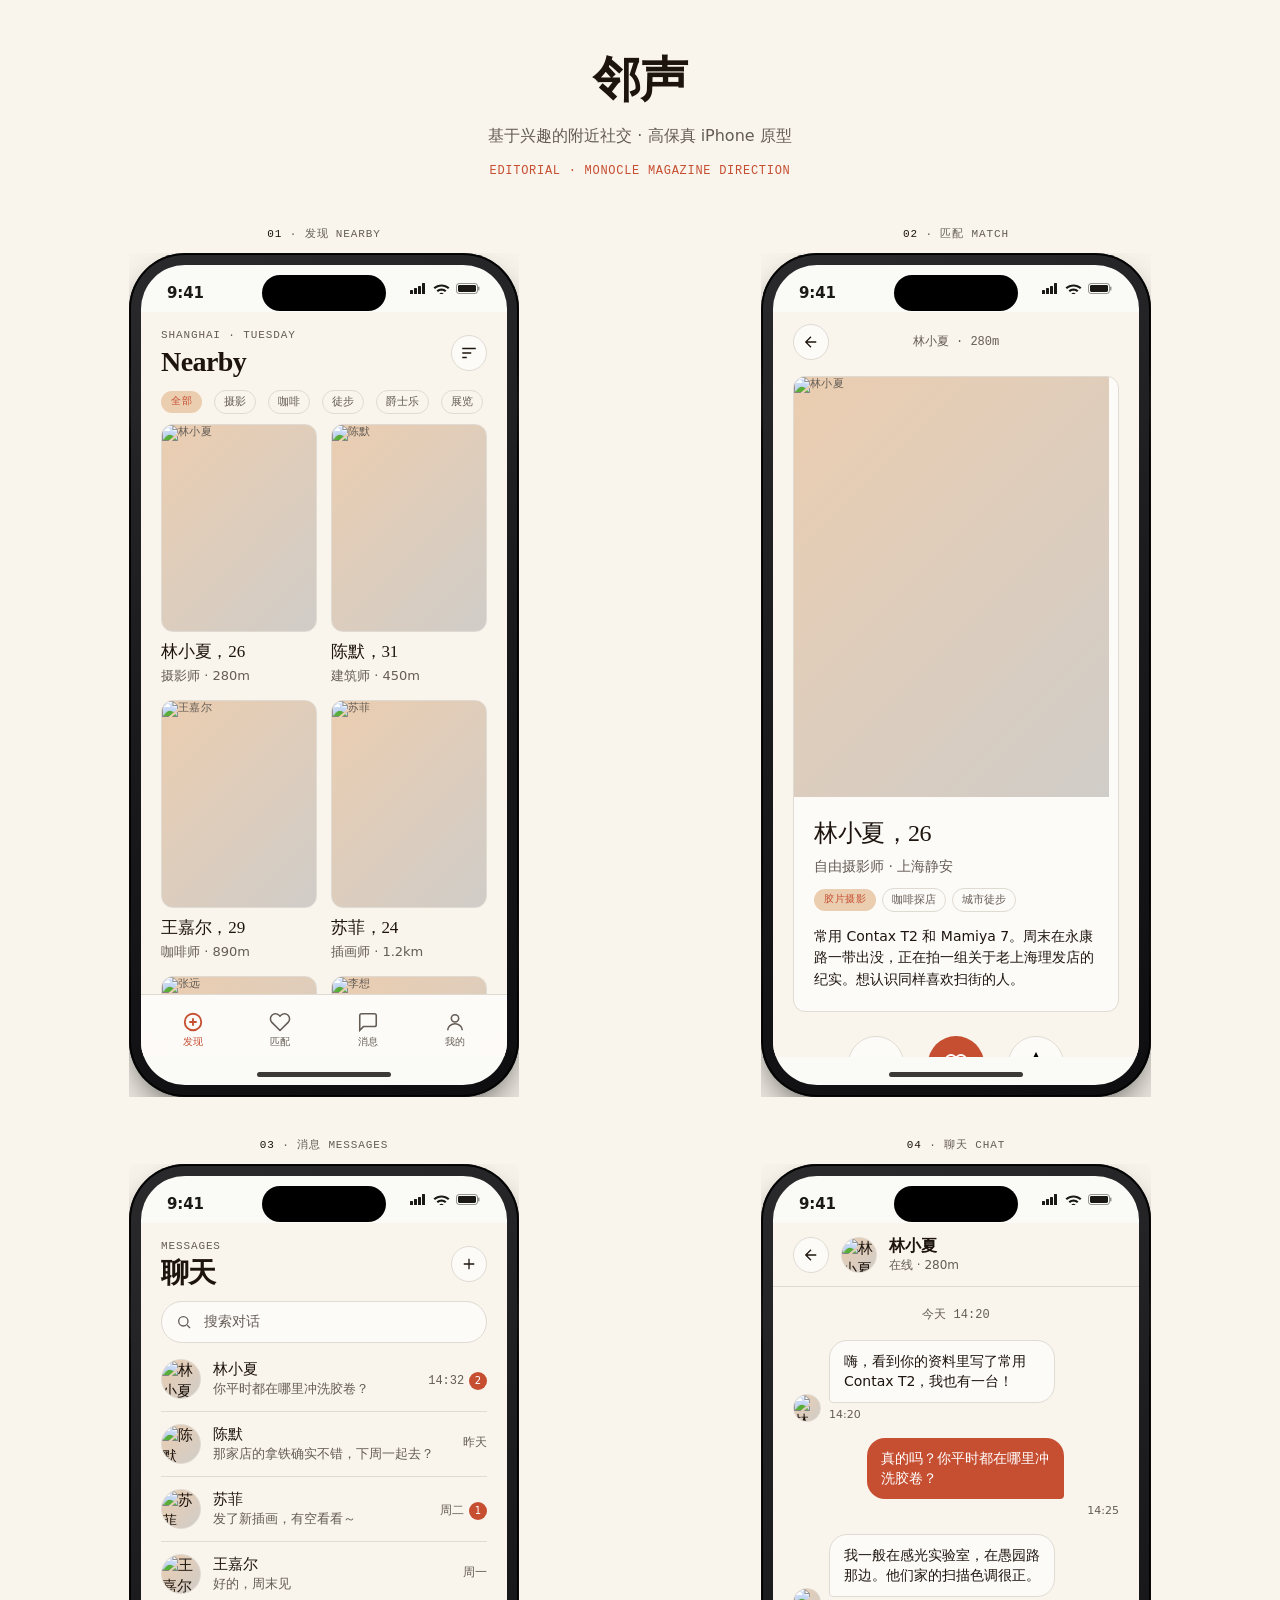
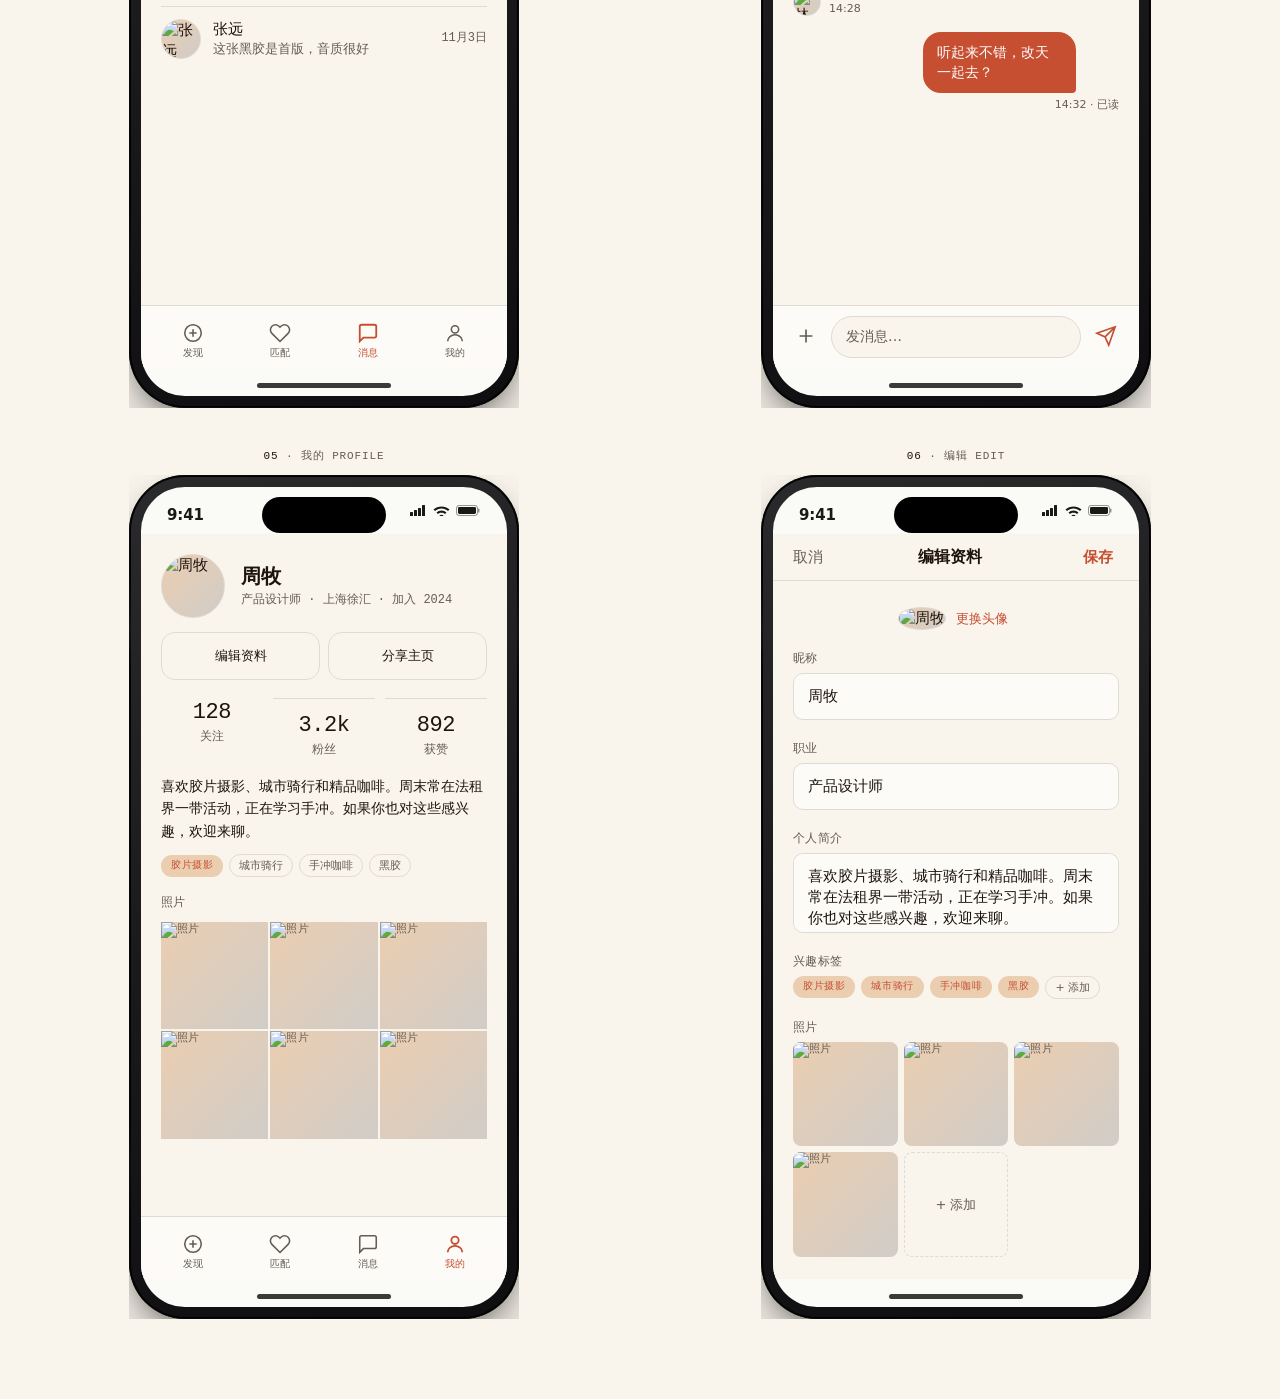
<file: OpenDesign2Pencil/index.html>
<!doctype html>
<html lang="zh-CN">
<head>
  <meta charset="utf-8" />
  <meta name="viewport" content="width=device-width, initial-scale=1" />
  <title>邻声 — 陌生人社交 App 原型</title>
  <style>
    :root {
      --bg: oklch(97% 0.012 80);
      --fg: oklch(20% 0.02 60);
      --muted: oklch(48% 0.015 60);
      --border: oklch(89% 0.012 80);
      --accent: oklch(58% 0.16 35);
      --font-display: 'Iowan Old Style', 'Charter', Georgia, serif;
      --font-body: -apple-system, BlinkMacSystemFont, 'SF Pro Text', system-ui, sans-serif;
    }
    *, *::before, *::after { box-sizing: border-box; }
    html, body { margin: 0; padding: 0; }
    body {
      background: var(--bg);
      color: var(--fg);
      font-family: var(--font-body);
      -webkit-font-smoothing: antialiased;
      padding: 48px 24px 80px;
    }
    .masthead {
      max-width: 1200px;
      margin: 0 auto 48px;
      text-align: center;
    }
    .masthead h1 {
      font-family: var(--font-display);
      font-size: clamp(32px, 4vw, 48px);
      letter-spacing: -0.02em;
      margin: 0 0 12px;
    }
    .masthead p {
      margin: 0;
      color: var(--muted);
      font-size: 16px;
      line-height: 1.5;
    }
    .masthead .meta {
      margin-top: 16px;
      font-family: ui-monospace, Menlo, monospace;
      font-size: 12px;
      letter-spacing: 0.06em;
      text-transform: uppercase;
      color: var(--accent);
    }

    .gallery {
      max-width: 1300px;
      margin: 0 auto;
      display: grid;
      grid-template-columns: repeat(auto-fit, minmax(390px, 1fr));
      gap: 40px 32px;
      justify-items: center;
    }
    .frame-wrap {
      display: flex;
      flex-direction: column;
      align-items: center;
      gap: 12px;
    }
    .frame-label {
      font-family: ui-monospace, Menlo, monospace;
      font-size: 11px;
      letter-spacing: 0.08em;
      text-transform: uppercase;
      color: var(--muted);
    }
    .frame-label strong {
      color: var(--fg);
      font-weight: 500;
    }
    iframe {
      border: 0;
      display: block;
    }
  </style>
</head>
<body>
  <div class="masthead">
    <h1>邻声</h1>
    <p>基于兴趣的附近社交 · 高保真 iPhone 原型</p>
    <div class="meta">Editorial · Monocle Magazine Direction</div>
  </div>

  <div class="gallery">
    <div class="frame-wrap">
      <div class="frame-label"><strong>01</strong> · 发现 Nearby</div>
      <iframe src="assets/frames/iphone-15-pro.html?screen=../../screens/01-discover.html" width="390" height="844" loading="lazy"></iframe>
    </div>
    <div class="frame-wrap">
      <div class="frame-label"><strong>02</strong> · 匹配 Match</div>
      <iframe src="assets/frames/iphone-15-pro.html?screen=../../screens/02-match.html" width="390" height="844" loading="lazy"></iframe>
    </div>
    <div class="frame-wrap">
      <div class="frame-label"><strong>03</strong> · 消息 Messages</div>
      <iframe src="assets/frames/iphone-15-pro.html?screen=../../screens/03-chat-list.html" width="390" height="844" loading="lazy"></iframe>
    </div>
    <div class="frame-wrap">
      <div class="frame-label"><strong>04</strong> · 聊天 Chat</div>
      <iframe src="assets/frames/iphone-15-pro.html?screen=../../screens/04-chat-detail.html" width="390" height="844" loading="lazy"></iframe>
    </div>
    <div class="frame-wrap">
      <div class="frame-label"><strong>05</strong> · 我的 Profile</div>
      <iframe src="assets/frames/iphone-15-pro.html?screen=../../screens/05-profile.html" width="390" height="844" loading="lazy"></iframe>
    </div>
    <div class="frame-wrap">
      <div class="frame-label"><strong>06</strong> · 编辑 Edit</div>
      <iframe src="assets/frames/iphone-15-pro.html?screen=../../screens/06-profile-edit.html" width="390" height="844" loading="lazy"></iframe>
    </div>
  </div>
</body>
</html>
</file>
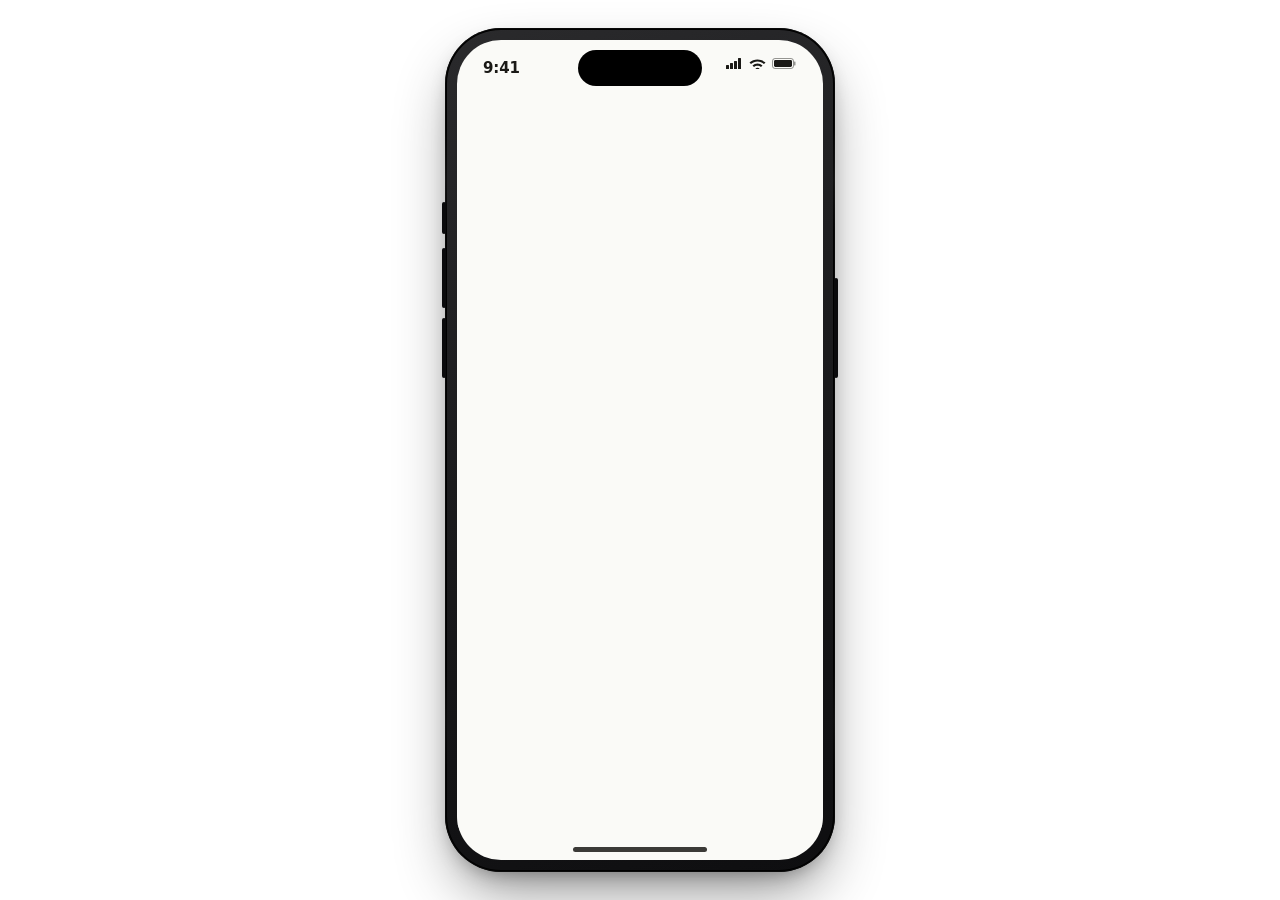
<file: OpenDesign2Pencil/assets/frames/iphone-15-pro.html>
<!doctype html>
<!--
  Shared frame: iPhone 15 Pro (390 × 844).
  Usage:  <iframe src="iphone-15-pro.html?screen=path/to/screen.html"></iframe>
  Renders: the bezel + Dynamic Island + status bar + home indicator,
           with the ?screen content embedded as an iframe in the screen area.
-->
<html lang="en">
<head>
  <meta charset="utf-8" />
  <meta name="viewport" content="width=device-width, initial-scale=1" />
  <title>iPhone 15 Pro frame</title>
  <style>
    *, *::before, *::after { box-sizing: border-box; }
    html, body { margin: 0; padding: 0; height: 100%; background: transparent; }
    body {
      display: grid;
      place-items: center;
      font: 15px/1.4 -apple-system, BlinkMacSystemFont, 'SF Pro Text', system-ui, sans-serif;
      color: #1a1916;
      -webkit-font-smoothing: antialiased;
    }

    .device {
      position: relative;
      width: 390px;
      height: 844px;
      border-radius: 56px;
      padding: 12px;
      background:
        linear-gradient(160deg, #2a2a2c 0%, #1a1a1c 50%, #0e0e10 100%);
      box-shadow:
        0 0 0 1px rgba(255,255,255,0.04) inset,
        0 0 0 2px #000 inset,
        0 28px 60px -12px rgba(0,0,0,0.45),
        0 8px 20px -8px rgba(0,0,0,0.35);
      isolation: isolate;
    }
    .device::before, .device::after {
      content: '';
      position: absolute;
      width: 3px;
      background: linear-gradient(to bottom, transparent 0%, rgba(255,255,255,0.06) 8%, transparent 16%, transparent 84%, rgba(255,255,255,0.04) 92%, transparent 100%);
      top: 100px;
      bottom: 100px;
      pointer-events: none;
    }
    .device::before { left: -1px; }
    .device::after  { right: -1px; }

    .island {
      position: absolute;
      top: 22px;
      left: 50%;
      transform: translateX(-50%);
      width: 124px;
      height: 36px;
      background: #000;
      border-radius: 999px;
      z-index: 5;
    }

    .btn-rail {
      position: absolute;
      width: 4px;
      background: #0a0a0c;
      border-radius: 2px;
    }
    .btn-rail.left-1  { left: -3px; top: 174px; height: 32px; }
    .btn-rail.left-2  { left: -3px; top: 220px; height: 60px; }
    .btn-rail.left-3  { left: -3px; top: 290px; height: 60px; }
    .btn-rail.right-1 { right: -3px; top: 250px; height: 100px; }

    .screen {
      position: relative;
      width: 100%; height: 100%;
      background: #fafaf7;
      border-radius: 44px;
      overflow: hidden;
      display: flex;
      flex-direction: column;
    }

    .statusbar {
      flex: 0 0 47px;
      padding: 18px 26px 0;
      display: flex;
      align-items: flex-start;
      justify-content: space-between;
      font-size: 15px;
      font-weight: 600;
      letter-spacing: -0.01em;
      color: var(--statusbar-fg, #1a1916);
      pointer-events: none;
    }
    .statusbar .right { display: inline-flex; align-items: center; gap: 6px; }
    .statusbar svg { width: 17px; height: 11px; fill: currentColor; }
    .statusbar .battery { width: 25px; }

    .inner {
      flex: 1 1 auto;
      width: 100%;
      border: 0;
      background: #fafaf7;
    }

    .home-indicator {
      flex: 0 0 28px;
      position: relative;
      pointer-events: none;
    }
    .home-indicator::after {
      content: '';
      position: absolute;
      left: 50%; bottom: 8px;
      transform: translateX(-50%);
      width: 134px; height: 5px;
      background: var(--home-fg, #1a1916);
      border-radius: 999px;
      opacity: 0.85;
    }
  </style>
</head>
<body>
  <div class="device" data-od-id="device">
    <span class="btn-rail left-1"  aria-hidden></span>
    <span class="btn-rail left-2"  aria-hidden></span>
    <span class="btn-rail left-3"  aria-hidden></span>
    <span class="btn-rail right-1" aria-hidden></span>
    <span class="island"           aria-hidden></span>

    <div class="screen">
      <div class="statusbar">
        <span>9:41</span>
        <span class="right">
          <svg viewBox="0 0 17 11" aria-hidden>
            <rect x="0"  y="7" width="3" height="4" rx="0.6"/>
            <rect x="4"  y="5" width="3" height="6" rx="0.6"/>
            <rect x="8"  y="3" width="3" height="8" rx="0.6"/>
            <rect x="12" y="0" width="3" height="11" rx="0.6"/>
          </svg>
          <svg viewBox="0 0 17 11" aria-hidden>
            <path d="M8.5 1.5C5.5 1.5 2.7 2.6 0.5 4.6L2 6.1C3.8 4.5 6.1 3.6 8.5 3.6c2.4 0 4.7 0.9 6.5 2.5l1.5-1.5c-2.2-2-5-3.1-8-3.1zM3.5 7.6L5 9.1c1-0.9 2.2-1.4 3.5-1.4 1.3 0 2.5 0.5 3.5 1.4l1.5-1.5c-1.4-1.3-3.1-2-5-2-1.9 0-3.6 0.7-5 2zM6.5 10.6l2 2 2-2c-0.5-0.5-1.2-0.8-2-0.8s-1.5 0.3-2 0.8z"/>
          </svg>
          <svg class="battery" viewBox="0 0 25 11" aria-hidden>
            <rect x="0.5" y="0.5" width="21" height="10" rx="2.5" fill="none" stroke="currentColor" stroke-opacity="0.45"/>
            <rect x="22" y="3.5" width="1.5" height="4" rx="0.4" fill="currentColor" fill-opacity="0.45"/>
            <rect x="2" y="2" width="18" height="7" rx="1.4"/>
          </svg>
        </span>
      </div>

      <iframe
        class="inner"
        id="screen"
        title="Inner screen"
        sandbox="allow-scripts allow-same-origin"
        loading="lazy"
        src="about:blank"
      ></iframe>

      <div class="home-indicator" aria-hidden></div>
    </div>
  </div>

  <script>
    (function () {
      var qs = new URLSearchParams(location.search);
      var src = qs.get('screen');
      var iframe = document.getElementById('screen');
      if (src) iframe.src = src;
    })();
  </script>
</body>
</html>
</file>
